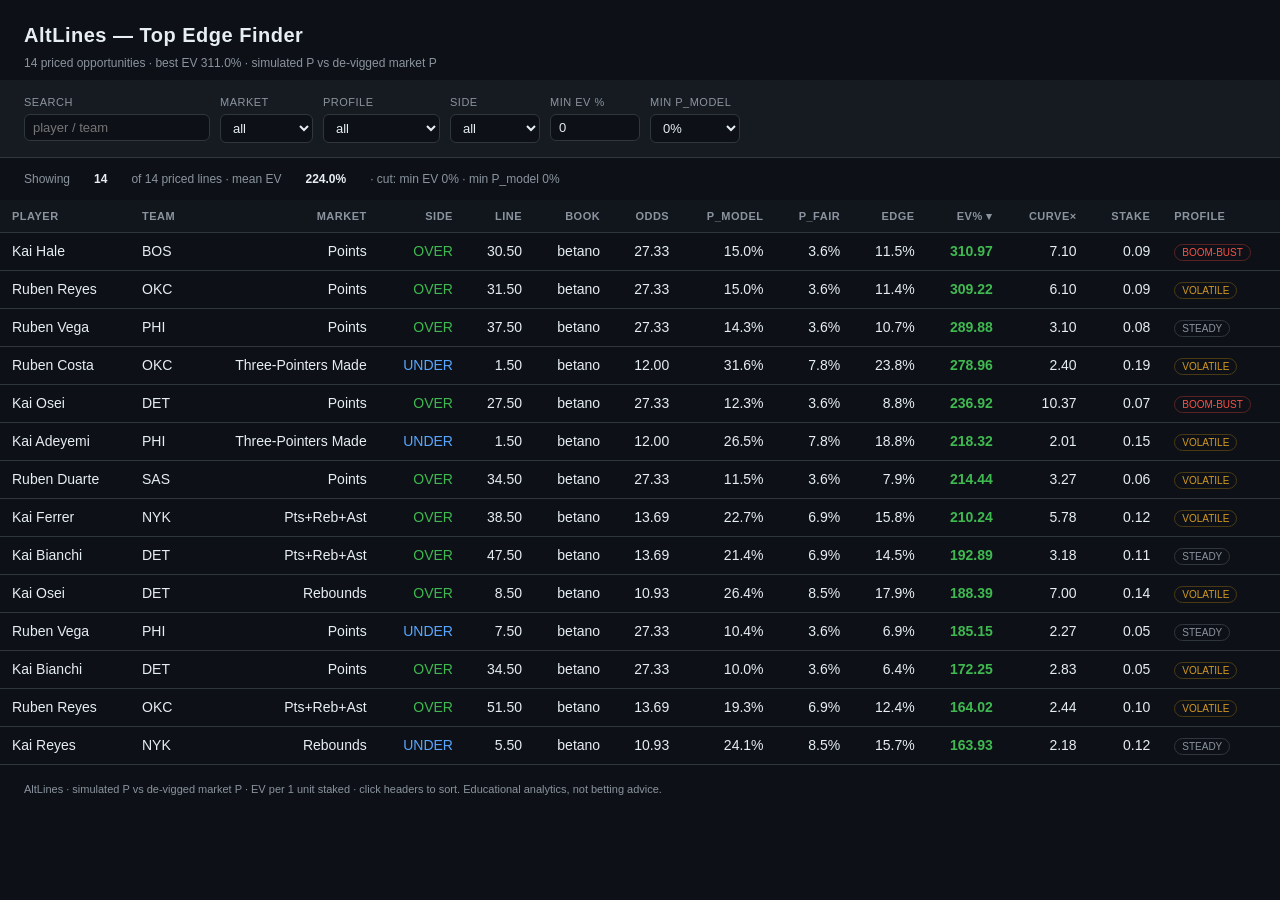
<file: altlines_report.html>
<!doctype html>
<html lang="en">
<head>
<meta charset="utf-8">
<meta name="viewport" content="width=device-width, initial-scale=1">
<title>AltLines — Top Edge Finder</title>
<style>
  :root {
    --bg:#0d1117; --panel:#161b22; --line:#30363d; --text:#e6edf3;
    --muted:#8b949e; --green:#3fb950; --amber:#d29922; --red:#f85149;
    --accent:#58a6ff;
  }
  * { box-sizing: border-box; }
  body { margin:0; background:var(--bg); color:var(--text);
         font:14px/1.5 -apple-system,Segoe UI,Roboto,Helvetica,Arial,sans-serif; }
  header { padding:20px 24px 8px; }
  h1 { margin:0 0 4px; font-size:20px; letter-spacing:.5px; }
  .sub { color:var(--muted); font-size:12px; }
  .controls { display:flex; flex-wrap:wrap; gap:10px; padding:14px 24px;
              background:var(--panel); border-bottom:1px solid var(--line);
              position:sticky; top:0; z-index:5; }
  .controls label { color:var(--muted); font-size:11px; text-transform:uppercase;
                    letter-spacing:.5px; display:flex; flex-direction:column; gap:3px; }
  input, select { background:#0d1117; color:var(--text); border:1px solid var(--line);
                  border-radius:6px; padding:5px 8px; font-size:13px; min-width:90px; }
  input:focus, select:focus { outline:1px solid var(--accent); }
  .stats { display:flex; gap:24px; padding:12px 24px; color:var(--muted); font-size:12px; }
  .stats b { color:var(--text); }
  table { border-collapse:collapse; width:100%; font-variant-numeric:tabular-nums; }
  th, td { padding:8px 12px; text-align:right; white-space:nowrap;
           border-bottom:1px solid var(--line); }
  th:first-child, td:first-child, th:nth-child(2), td:nth-child(2),
  th:last-child, td:last-child { text-align:left; }
  thead th { position:sticky; top:0; background:#11161d; cursor:pointer;
             color:var(--muted); font-size:11px; text-transform:uppercase;
             letter-spacing:.5px; user-select:none; }
  thead th:hover { color:var(--text); }
  tbody tr:hover { background:#1b2230; }
  td.ev-strong { color:var(--green); font-weight:600; }
  td.ev-ok { color:var(--amber); }
  .pill { font-size:10px; padding:2px 7px; border-radius:10px; border:1px solid var(--line); }
  .p-BOOM-BUST { color:var(--red); border-color:#5a2222; }
  .p-VOLATILE { color:var(--amber); border-color:#4a3a12; }
  .p-STEADY { color:var(--muted); }
  .side-OVER { color:var(--green); } .side-UNDER { color:var(--accent); }
  .wrap { overflow-x:auto; }
  footer { padding:16px 24px; color:var(--muted); font-size:11px; }
</style>
</head>
<body>
<header>
  <h1>AltLines — Top Edge Finder</h1>
  <div class="sub">14 priced opportunities · best EV 311.0% · simulated P vs de-vigged market P</div>
</header>
<div class="controls">
  <label>Search<input id="q" placeholder="player / team"></label>
  <label>Market<select id="market"><option value="">all</option></select></label>
  <label>Profile<select id="profile"><option value="">all</option></select></label>
  <label>Side<select id="side"><option value="">all</option>
    <option value="OVER">OVER</option><option value="UNDER">UNDER</option></select></label>
  <label>Min EV %<input id="minev" type="number" value="0" step="0.5" style="width:80px"></label>
  <label>Min P_model<select id="minp">
    <option value="0">0%</option><option value="0.05">5%</option>
    <option value="0.10">10%</option><option value="0.20">20%</option>
  </select></label>
</div>
<div class="stats" id="stats"></div>
<div class="wrap">
<table>
  <thead><tr id="head"></tr></thead>
  <tbody id="body"></tbody>
</table>
</div>
<footer>AltLines · simulated P vs de-vigged market P · EV per 1 unit staked ·
click headers to sort. Educational analytics, not betting advice.</footer>

<script>
const DATA = [{"player_id": "SYN-0008", "player": "Kai Hale", "team": "BOS", "market": "points", "market_label": "Points", "side": "OVER", "point": 30.5, "main_line": 15.5, "level_gap": 2.35, "anchor_scale": 1.0, "profile": "BOOM-BUST", "sim_mean": 19.61, "sim_median": 17.85, "sim_skew": 1.18, "sim_cv": 0.54, "book": "betano", "decimal_odds": 27.33, "p_model": 0.1504, "p_model_raw": 0.1356, "p_fair": 0.0356, "p_curve": 0.0212, "discrepancy": 0.1147, "curve_ratio": 7.104, "ev": 3.1097, "ev_pct": 310.97, "kelly": 0.1181, "stake_units": 0.09, "fair_odds": 5.65, "vig": 0.0267, "level_ok": true}, {"player_id": "SYN-0023", "player": "Ruben Reyes", "team": "OKC", "market": "points", "market_label": "Points", "side": "OVER", "point": 31.5, "main_line": 16.5, "level_gap": 2.05, "anchor_scale": 1.0, "profile": "VOLATILE", "sim_mean": 19.72, "sim_median": 18.55, "sim_skew": 0.905, "sim_cv": 0.579, "book": "betano", "decimal_odds": 27.33, "p_model": 0.1497, "p_model_raw": 0.135, "p_fair": 0.0356, "p_curve": 0.0246, "discrepancy": 0.1141, "curve_ratio": 6.099, "ev": 3.0922, "ev_pct": 309.22, "kelly": 0.1174, "stake_units": 0.09, "fair_odds": 5.68, "vig": 0.0267, "level_ok": true}, {"player_id": "SYN-0015", "player": "Ruben Vega", "team": "PHI", "market": "points", "market_label": "Points", "side": "OVER", "point": 37.5, "main_line": 22.5, "level_gap": 1.25, "anchor_scale": 1.0, "profile": "STEADY", "sim_mean": 24.22, "sim_median": 23.75, "sim_skew": 0.439, "sim_cv": 0.508, "book": "betano", "decimal_odds": 27.33, "p_model": 0.1427, "p_model_raw": 0.1284, "p_fair": 0.0356, "p_curve": 0.046, "discrepancy": 0.107, "curve_ratio": 3.102, "ev": 2.8988, "ev_pct": 289.88, "kelly": 0.1101, "stake_units": 0.08, "fair_odds": 6.01, "vig": 0.0267, "level_ok": true}, {"player_id": "SYN-0021", "player": "Ruben Costa", "team": "OKC", "market": "threes", "market_label": "Three-Pointers Made", "side": "UNDER", "point": 1.5, "main_line": 3.5, "level_gap": -1.49, "anchor_scale": 1.0, "profile": "VOLATILE", "sim_mean": 2.6, "sim_median": 2.01, "sim_skew": 0.695, "sim_cv": 0.667, "book": "betano", "decimal_odds": 12.0, "p_model": 0.3158, "p_model_raw": 0.2962, "p_fair": 0.0776, "p_curve": 0.1318, "discrepancy": 0.2382, "curve_ratio": 2.397, "ev": 2.7896, "ev_pct": 278.96, "kelly": 0.2536, "stake_units": 0.19, "fair_odds": 2.17, "vig": 0.0734, "level_ok": true}, {"player_id": "SYN-0004", "player": "Kai Osei", "team": "DET", "market": "points", "market_label": "Points", "side": "OVER", "point": 27.5, "main_line": 12.5, "level_gap": 1.88, "anchor_scale": 1.0, "profile": "BOOM-BUST", "sim_mean": 15.56, "sim_median": 14.38, "sim_skew": 1.338, "sim_cv": 0.667, "book": "betano", "decimal_odds": 27.33, "p_model": 0.1233, "p_model_raw": 0.1104, "p_fair": 0.0356, "p_curve": 0.0119, "discrepancy": 0.0876, "curve_ratio": 10.37, "ev": 2.3692, "ev_pct": 236.92, "kelly": 0.09, "stake_units": 0.07, "fair_odds": 7.11, "vig": 0.0267, "level_ok": true}, {"player_id": "SYN-0013", "player": "Kai Adeyemi", "team": "PHI", "market": "threes", "market_label": "Three-Pointers Made", "side": "UNDER", "point": 1.5, "main_line": 3.5, "level_gap": -0.63, "anchor_scale": 1.0, "profile": "VOLATILE", "sim_mean": 2.69, "sim_median": 2.87, "sim_skew": 0.774, "sim_cv": 0.628, "book": "betano", "decimal_odds": 12.0, "p_model": 0.2653, "p_model_raw": 0.2454, "p_fair": 0.0776, "p_curve": 0.1318, "discrepancy": 0.1876, "curve_ratio": 2.013, "ev": 2.1832, "ev_pct": 218.32, "kelly": 0.1985, "stake_units": 0.15, "fair_odds": 2.77, "vig": 0.0734, "level_ok": true}, {"player_id": "SYN-0019", "player": "Ruben Duarte", "team": "SAS", "market": "points", "market_label": "Points", "side": "OVER", "point": 34.5, "main_line": 19.5, "level_gap": 1.23, "anchor_scale": 1.0, "profile": "VOLATILE", "sim_mean": 21.65, "sim_median": 20.73, "sim_skew": 0.928, "sim_cv": 0.517, "book": "betano", "decimal_odds": 27.33, "p_model": 0.1151, "p_model_raw": 0.1028, "p_fair": 0.0356, "p_curve": 0.0351, "discrepancy": 0.0794, "curve_ratio": 3.274, "ev": 2.1444, "ev_pct": 214.44, "kelly": 0.0814, "stake_units": 0.06, "fair_odds": 7.69, "vig": 0.0267, "level_ok": true}, {"player_id": "SYN-0012", "player": "Kai Ferrer", "team": "NYK", "market": "pra", "market_label": "Pts+Reb+Ast", "side": "OVER", "point": 38.5, "main_line": 23.5, "level_gap": 3.63, "anchor_scale": 1.0, "profile": "VOLATILE", "sim_mean": 28.04, "sim_median": 27.13, "sim_skew": 0.627, "sim_cv": 0.496, "book": "betano", "decimal_odds": 13.69, "p_model": 0.2266, "p_model_raw": 0.198, "p_fair": 0.0687, "p_curve": 0.0392, "discrepancy": 0.1579, "curve_ratio": 5.783, "ev": 2.1024, "ev_pct": 210.24, "kelly": 0.1657, "stake_units": 0.12, "fair_odds": 3.41, "vig": 0.0631, "level_ok": true}, {"player_id": "SYN-0003", "player": "Kai Bianchi", "team": "DET", "market": "pra", "market_label": "Pts+Reb+Ast", "side": "OVER", "point": 47.5, "main_line": 32.5, "level_gap": 4.47, "anchor_scale": 1.0, "profile": "STEADY", "sim_mean": 35.68, "sim_median": 36.97, "sim_skew": 0.016, "sim_cv": 0.431, "book": "betano", "decimal_odds": 13.69, "p_model": 0.2139, "p_model_raw": 0.1856, "p_fair": 0.0687, "p_curve": 0.0672, "discrepancy": 0.1452, "curve_ratio": 3.182, "ev": 1.9289, "ev_pct": 192.89, "kelly": 0.152, "stake_units": 0.11, "fair_odds": 3.67, "vig": 0.0631, "level_ok": true}, {"player_id": "SYN-0004", "player": "Kai Osei", "team": "DET", "market": "rebounds", "market_label": "Rebounds", "side": "OVER", "point": 8.5, "main_line": 4.5, "level_gap": 1.25, "anchor_scale": 1.0, "profile": "VOLATILE", "sim_mean": 6.33, "sim_median": 5.75, "sim_skew": 0.776, "sim_cv": 0.548, "book": "betano", "decimal_odds": 10.93, "p_model": 0.2639, "p_model_raw": 0.272, "p_fair": 0.0846, "p_curve": 0.0377, "discrepancy": 0.1793, "curve_ratio": 6.995, "ev": 1.8839, "ev_pct": 188.39, "kelly": 0.1897, "stake_units": 0.14, "fair_odds": 2.79, "vig": 0.0816, "level_ok": true}, {"player_id": "SYN-0015", "player": "Ruben Vega", "team": "PHI", "market": "points", "market_label": "Points", "side": "UNDER", "point": 7.5, "main_line": 22.5, "level_gap": 1.25, "anchor_scale": 1.0, "profile": "STEADY", "sim_mean": 24.22, "sim_median": 23.75, "sim_skew": 0.439, "sim_cv": 0.508, "book": "betano", "decimal_odds": 27.33, "p_model": 0.1043, "p_model_raw": 0.109, "p_fair": 0.0356, "p_curve": 0.046, "discrepancy": 0.0687, "curve_ratio": 2.269, "ev": 1.8515, "ev_pct": 185.15, "kelly": 0.0703, "stake_units": 0.05, "fair_odds": 8.58, "vig": 0.0267, "level_ok": true}, {"player_id": "SYN-0003", "player": "Kai Bianchi", "team": "DET", "market": "points", "market_label": "Points", "side": "OVER", "point": 34.5, "main_line": 19.5, "level_gap": 0.73, "anchor_scale": 1.0, "profile": "VOLATILE", "sim_mean": 21.41, "sim_median": 20.23, "sim_skew": 0.659, "sim_cv": 0.444, "book": "betano", "decimal_odds": 27.33, "p_model": 0.0996, "p_model_raw": 0.0886, "p_fair": 0.0356, "p_curve": 0.0351, "discrepancy": 0.064, "curve_ratio": 2.834, "ev": 1.7225, "ev_pct": 172.25, "kelly": 0.0654, "stake_units": 0.05, "fair_odds": 9.04, "vig": 0.0267, "level_ok": true}, {"player_id": "SYN-0023", "player": "Ruben Reyes", "team": "OKC", "market": "pra", "market_label": "Pts+Reb+Ast", "side": "OVER", "point": 51.5, "main_line": 36.5, "level_gap": 0.4, "anchor_scale": 1.0, "profile": "VOLATILE", "sim_mean": 38.81, "sim_median": 36.9, "sim_skew": 0.562, "sim_cv": 0.397, "book": "betano", "decimal_odds": 13.69, "p_model": 0.1929, "p_model_raw": 0.1652, "p_fair": 0.0687, "p_curve": 0.0789, "discrepancy": 0.1241, "curve_ratio": 2.444, "ev": 1.6402, "ev_pct": 164.02, "kelly": 0.1292, "stake_units": 0.1, "fair_odds": 4.19, "vig": 0.0631, "level_ok": true}, {"player_id": "SYN-0009", "player": "Kai Reyes", "team": "NYK", "market": "rebounds", "market_label": "Rebounds", "side": "UNDER", "point": 5.5, "main_line": 9.5, "level_gap": -1.25, "anchor_scale": 1.0, "profile": "STEADY", "sim_mean": 8.44, "sim_median": 8.25, "sim_skew": 0.462, "sim_cv": 0.396, "book": "betano", "decimal_odds": 10.93, "p_model": 0.2415, "p_model_raw": 0.2132, "p_fair": 0.0846, "p_curve": 0.1106, "discrepancy": 0.1569, "curve_ratio": 2.184, "ev": 1.6393, "ev_pct": 163.93, "kelly": 0.1651, "stake_units": 0.12, "fair_odds": 3.14, "vig": 0.0816, "level_ok": true}];
const COLS = [
  ["player","Player","s"], ["team","Team","s"], ["market_label","Market","s"],
  ["side","Side","s"], ["point","Line","f"], ["book","Book","s"],
  ["decimal_odds","Odds","f"], ["p_model","P_model","p"],
  ["p_fair","P_fair","p"], ["discrepancy","Edge","p"], ["ev_pct","EV%","f"],
  ["curve_ratio","Curve×","f"], ["stake_units","Stake","f"],
  ["profile","Profile","pill"]
];
let sortCol = "ev_pct", sortDir = -1;

function fillSelect(id, key) {
  const vals = [...new Set(DATA.map(r => r[key]).filter(v => v !== null && v !== ""))].sort();
  const el = document.getElementById(id);
  vals.forEach(v => { const o = document.createElement("option"); o.value = v; o.textContent = v; el.appendChild(o); });
}

function fmt(v, kind) {
  if (v === null || v === undefined) return "–";
  if (kind === "p") return (v * 100).toFixed(1) + "%";
  if (kind === "f") return (typeof v === "number") ? v.toFixed(2) : v;
  return v;
}

function render() {
  const q = document.getElementById("q").value.toLowerCase();
  const mk = document.getElementById("market").value;
  const pf = document.getElementById("profile").value;
  const sd = document.getElementById("side").value;
  const minev = parseFloat(document.getElementById("minev").value || "0");
  const minp = parseFloat(document.getElementById("minp").value || "0");

  let rows = DATA.filter(r =>
    (!q || (r.player + " " + (r.team||"")).toLowerCase().includes(q)) &&
    (!mk || r.market === mk) && (!pf || r.profile === pf) && (!sd || r.side === sd) &&
    (r.ev_pct ?? -999) >= minev && (r.p_model ?? 0) >= minp
  );
  rows.sort((a, b) => {
    const x = a[sortCol], y = b[sortCol];
    if (x === null) return 1; if (y === null) return -1;
    return (x > y ? 1 : x < y ? -1 : 0) * sortDir;
  });

  document.getElementById("head").innerHTML = COLS
    .map(([k, label]) => `<th data-k="${k}">${label}${sortCol===k ? (sortDir<0?" ▾":" ▴"):""}</th>`).join("");
  document.querySelectorAll("#head th").forEach(th => th.onclick = () => {
    const k = th.dataset.k;
    if (sortCol === k) sortDir *= -1; else { sortCol = k; sortDir = (th.dataset.k === "ev_pct" ? -1 : 1); }
    render();
  });

  document.getElementById("body").innerHTML = rows.map(r => {
    const cls = (r.ev_pct >= 15) ? "ev-strong" : (r.ev_pct > 0 ? "ev-ok" : "");
    return "<tr>" + COLS.map(([k, , kind]) => {
      if (kind === "pill") return `<td><span class="pill p-${r[k]}">${r[k]}</span></td>`;
      if (k === "side") return `<td class="side-${r[k]}">${r[k]}</td>`;
      if (k === "ev_pct") return `<td class="${cls}">${fmt(r[k], kind)}</td>`;
      return `<td>${fmt(r[k], kind)}</td>`;
    }).join("") + "</tr>";
  }).join("");

  const totalEv = rows.reduce((s, r) => s + (r.ev_pct || 0), 0);
  document.getElementById("stats").innerHTML =
    `Showing <b>${rows.length}</b> of ${DATA.length} priced lines · ` +
    `mean EV <b>${rows.length ? (totalEv/rows.length).toFixed(1) : "0.0"}%</b> · ` +
    `cut: min EV ${minev}% · min P_model ${(minp*100).toFixed(0)}%`;
}

["q","market","profile","side","minev","minp"].forEach(id =>
  document.getElementById(id).addEventListener("input", render));
["market","profile"].forEach(id => fillSelect(id, id === "market" ? "market" : "profile"));
render();
</script>
</body>
</html>
</file>
